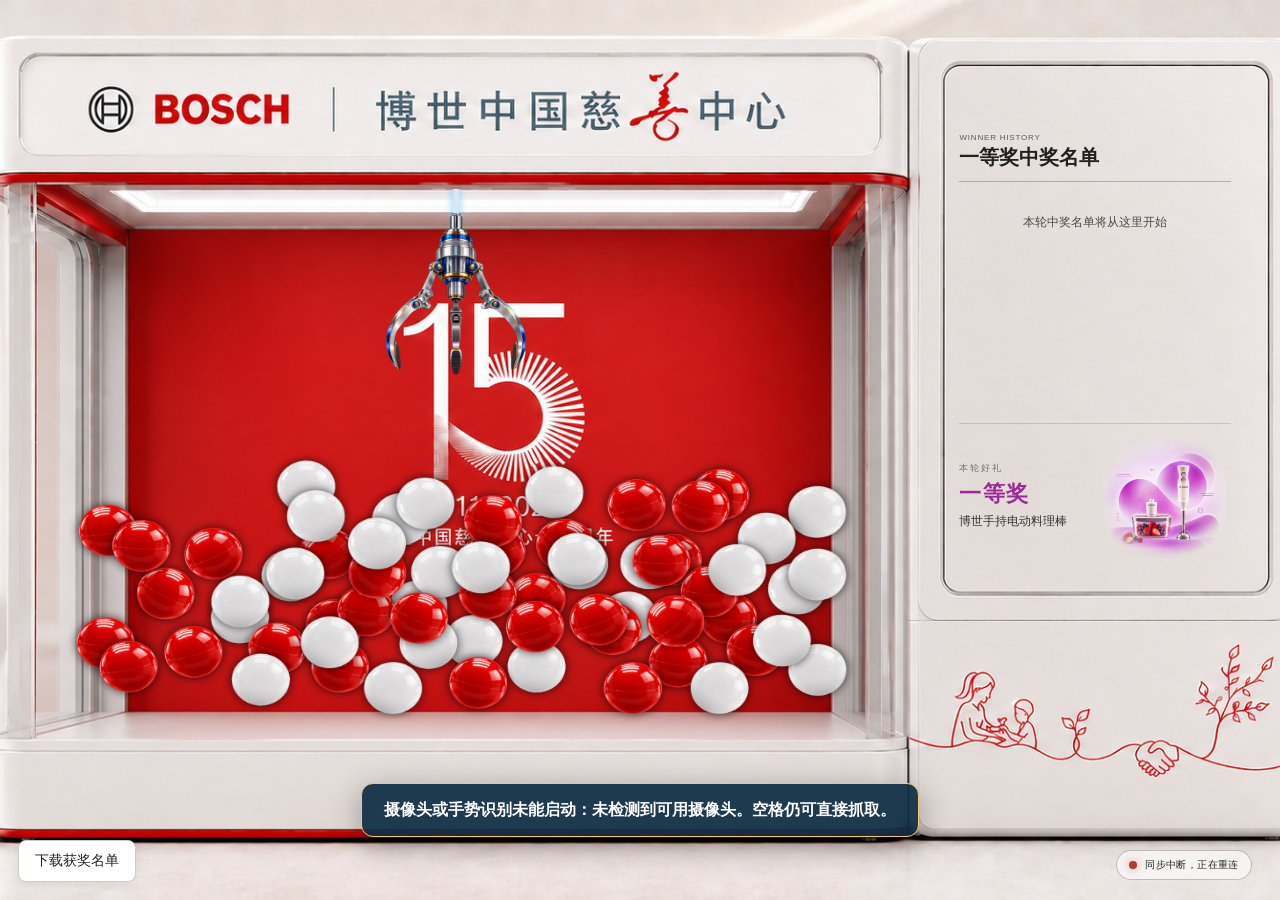
<file: index.html>
<!doctype html><html lang="zh-CN"><head><meta name="gala-build" content="20261019-export1"><meta charset="UTF-8"><meta name="viewport" content="width=device-width,initial-scale=1"><title>Charity Gala 2026 / 慈善晚宴 2026</title><style>
*{box-sizing:border-box}html,body{margin:0;width:100%;height:100%;overflow:hidden;background:#000;color:#fff;font-family:Arial,"Microsoft YaHei",sans-serif}.stage{position:relative;width:min(100vw,177.78vh);height:100vh;margin:auto;overflow:hidden}.motion-bg{position:absolute;inset:0;width:100%;height:100%;object-fit:cover}.machine{position:absolute;left:13%;top:34%;width:50%;height:48%;overflow:visible}.machine canvas{position:absolute;inset:0;width:100%;height:100%}.machine canvas{transform:scaleX(-1)}.history{position:absolute;left:67.2%;top:20%;width:14%;height:39%;overflow:hidden}.history-head{display:flex;align-items:end;justify-content:space-between;padding-bottom:10px;border-bottom:1px solid #f1c875aa}.history h2{margin:0;color:#f1c875;font-size:clamp(15px,1.55vw,23px);text-shadow:0 2px 8px #000}.history small{color:#f1c875;font-size:8px;letter-spacing:.1em;text-shadow:0 2px 6px #000}.history-list{display:flex;flex-direction:column;gap:6px;padding-top:10px;max-height:calc(100% - 42px);overflow:auto}.winner-card{display:grid;grid-template-columns:26px minmax(0,1fr);align-items:center;min-height:39px;padding:5px 1px;border-bottom:1px solid #f1c8758a}.winner-card span{font-size:11px;color:#62cfff}.winner-card b{overflow:hidden;text-overflow:ellipsis;white-space:nowrap;color:#fff;font-size:clamp(13px,1.18vw,18px);text-shadow:0 2px 8px #000}.empty{padding:24px 0;color:#fff;text-align:center;font-size:12px;text-shadow:0 2px 8px #000}.hand-cursor{position:absolute;display:none;width:27px;height:27px;z-index:5;border:3px solid #5ae1ff;border-radius:50%;box-shadow:0 0 0 5px #39c8ff26,0 0 22px #39d5ff;transform:translate(-50%,-50%);pointer-events:none}.hand-cursor:after{content:"";position:absolute;inset:7px;border-radius:50%;background:#78ebff}.camera{position:fixed;left:-2px;bottom:-2px;width:1px;height:1px;opacity:0;pointer-events:none}.winner-modal{position:fixed;inset:0;z-index:10;display:grid;place-items:center;visibility:hidden;opacity:0;background:#000b;backdrop-filter:blur(6px);transition:.3s}.winner-modal.show{visibility:visible;opacity:1}.winner-modal article{padding:38px 50px;text-align:center;border:1px solid #f1c875;background:#071727e8;box-shadow:0 0 0 3px #156799}.winner-modal h1{margin:15px 0;font-size:clamp(36px,5.5vw,62px);color:#fff;text-shadow:0 0 25px #36c8ff}.winner-modal p{margin:0;color:#c5dcea}.winner-modal button{margin-top:24px;padding:10px 24px;border:1px solid #f1c875;background:#f1c875;color:#07111e;font-weight:bold}
.uxgs-credit{position:absolute;left:38%;top:90%;width:clamp(135px,13.2vw,216px);height:auto;transform:translateX(-50%);pointer-events:none}
/* Hide the history scrollbar while preserving wheel and touch scrolling. */
.history-list{scrollbar-width:none;-ms-overflow-style:none}
.history-list::-webkit-scrollbar{display:none;width:0;height:0}
.history{color:#202020}.history-head{border-bottom-color:rgba(32,32,32,.28)}.history h2{color:#202020;text-shadow:none}.history small{color:#5b5b5b;text-shadow:none}.winner-card{border-bottom-color:rgba(32,32,32,.2)}.winner-card span{color:#e20015}.winner-card b{color:#202020;text-shadow:none}.empty{color:#4a4a4a;text-shadow:none}
.sync-status{position:absolute;right:2.2%;bottom:2.2%;z-index:6;display:flex;align-items:center;gap:8px;padding:7px 12px;border:1px solid #20202044;border-radius:999px;background:#fff9;color:#272727;font-size:clamp(10px,.8vw,13px);letter-spacing:.04em;backdrop-filter:blur(8px);pointer-events:none}.sync-status i{width:8px;height:8px;border-radius:50%;background:#b78731;box-shadow:0 0 9px #b7873180}.sync-status[data-state="connected"] i{background:#178b50;box-shadow:0 0 9px #178b5080}.sync-status[data-state="offline"] i{background:#b33a32;box-shadow:0 0 9px #b33a3280}
.prize-panel{position:absolute;z-index:7;display:grid;grid-template-columns:34% minmax(0,1fr);grid-template-rows:minmax(0,1fr) auto;gap:5px 10px;padding:clamp(8px,.8vw,14px);overflow:hidden;border:1px solid color-mix(in srgb,var(--prize-color) 60%,white);border-radius:12px;background:rgba(255,255,255,.9);box-shadow:0 5px 20px #0002;color:#202020}.prize-panel>img{width:100%;height:100%;min-height:0;object-fit:contain;grid-column:1;grid-row:1}.prize-copy{grid-column:2;grid-row:1;align-self:center;display:flex;flex-direction:column;gap:7px;min-width:0}.prize-copy strong{color:var(--prize-color);font-size:clamp(14px,1.25vw,22px)}.prize-copy b{font-size:clamp(11px,.95vw,17px);line-height:1.35}.draw-batch{grid-column:1/-1;min-height:30px;border:0;border-radius:7px;background:var(--prize-color);color:white;font-weight:700;font-size:clamp(11px,.85vw,15px);cursor:pointer}.draw-batch:disabled{opacity:.5;cursor:default}
.prize-intro-modal{position:fixed;inset:0;z-index:30;display:grid;place-items:center;padding:24px;background:rgba(5,15,28,.78);backdrop-filter:blur(7px);visibility:hidden;opacity:0;transition:opacity .35s,visibility .35s;pointer-events:none}.prize-intro-modal.show{visibility:visible;opacity:1}.prize-intro-modal article{display:flex;align-items:center;gap:clamp(18px,4vw,42px);width:min(760px,88vw);min-height:280px;padding:clamp(22px,4vw,44px);border:2px solid var(--prize-color);border-radius:22px;background:linear-gradient(145deg,#fff,#f7f7fb);box-shadow:0 20px 80px #0007;color:#202020}.prize-intro-modal img{width:min(34vw,260px);height:min(34vw,260px);object-fit:contain;flex:0 0 auto}.prize-intro-modal article>div{min-width:0}.prize-intro-modal small{display:block;color:var(--prize-color);font-size:clamp(14px,1.4vw,20px);font-weight:800;letter-spacing:.12em}.prize-intro-modal strong{display:block;margin-top:12px;color:#555;font-size:clamp(17px,1.8vw,25px)}.prize-intro-modal h2{margin:8px 0;font-size:clamp(24px,3vw,42px);line-height:1.25}.prize-intro-modal p{margin:14px 0 0;color:#666;font-size:clamp(14px,1.35vw,20px)}
</style><style>.history{display:flex;flex-direction:column;overflow:hidden}.history-list{flex:1 1 0;min-height:0;max-height:none}.prize-panel{position:relative;z-index:7;display:grid;flex:0 0 clamp(92px,15vh,150px);grid-template-columns:34% minmax(0,1fr);grid-template-rows:minmax(0,1fr);gap:5px 10px;width:100%;height:clamp(92px,15vh,150px);padding:8px 0 0!important;overflow:hidden;border:0!important;border-top:1px solid rgba(32,32,32,.25)!important;border-radius:0!important;background:transparent!important;box-shadow:none!important;color:#202020!important}.prize-panel>img{width:100%;height:100%;min-height:0;object-fit:contain;grid-column:1;grid-row:1}.prize-copy{grid-column:2;grid-row:1;align-self:center;display:flex;flex-direction:column;gap:7px;min-width:0}.prize-copy strong{font-size:clamp(14px,1.25vw,22px)}.prize-copy b{font-size:clamp(11px,.95vw,17px);line-height:1.35}.draw-batch{display:none!important}</style><link rel="stylesheet" href="assets/prize-showcase.css?v=20261016-pages1"><style>.download-winners{position:fixed;left:18px;bottom:18px;z-index:40;min-height:42px;padding:10px 16px;border:1px solid #ccc;border-radius:8px;background:#fff;color:#222;font:14px Arial,"Microsoft YaHei",sans-serif;cursor:pointer;box-shadow:0 2px 10px #0001}.download-winners:hover{background:#f5f5f5}.download-winners:focus-visible{outline:3px solid #007bc0;outline-offset:3px}</style></head><body><button id="downloadWinners" class="download-winners" type="button" title="下载所有奖项已开奖的获奖名单（CSV，Excel 可打开）">下载获奖名单</button><main class="stage"><img class="motion-bg" src="assets/charity-gala-claw-machine-2026.png" alt="博世中国慈善中心十五周年抓娃娃机"><section class="machine"><canvas id="game" width="1000" height="700"></canvas></section><aside class="history"><div class="history-head"><div><small>WINNER HISTORY</small><h2 id="historyTitle">中奖名单</h2></div></div><div id="historyList" class="history-list"></div></aside><div id="cursor" class="hand-cursor"></div><div id="syncStatus" class="sync-status" data-state="connecting"><i></i><span>云端同步连接中</span></div><video id="camera" class="camera" autoplay muted playsinline></video></main><section id="winnerModal" class="winner-modal"><article><small>CHARITY GALA 2026 · LUCKY WINNER</small><h1 id="winnerName"></h1><button id="closeWinner">继续抽取</button></article></section><script type="module" src="assets/game-engine.js?v=20261019-export1"></script></body></html>
</file>
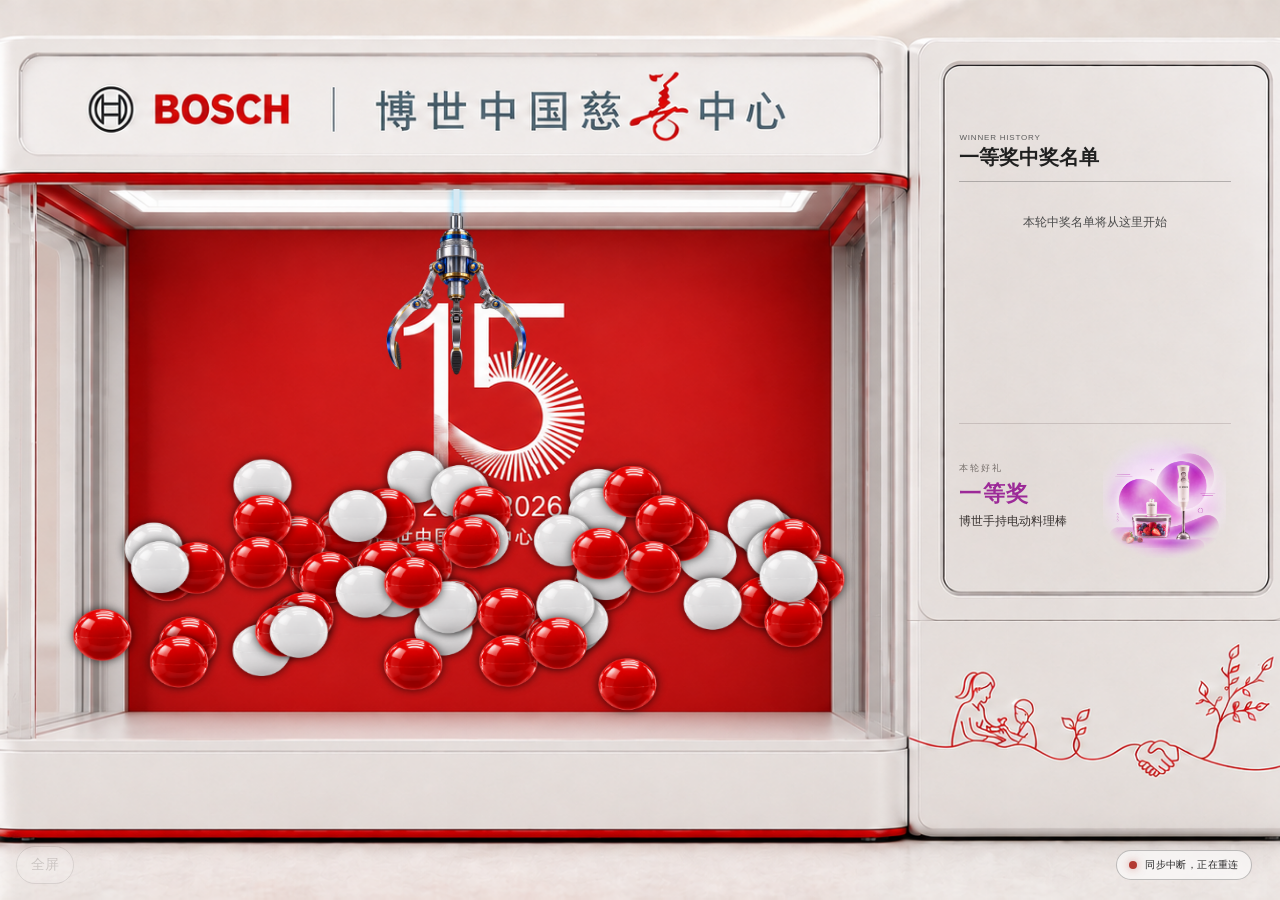
<file: display.html>
<!doctype html><html lang="zh-CN"><head><meta name="gala-build" content="20261019-export1"><meta charset="UTF-8"><meta name="referrer" content="no-referrer"><meta name="viewport" content="width=device-width,initial-scale=1"><title>Charity Gala 2026 / 慈善晚宴 2026</title><style>
*{box-sizing:border-box}html,body{margin:0;width:100%;height:100%;overflow:hidden;background:#000;color:#fff;font-family:Arial,"Microsoft YaHei",sans-serif}.stage{position:relative;width:min(100vw,177.78vh);height:100vh;margin:auto;overflow:hidden}.motion-bg{position:absolute;inset:0;width:100%;height:100%;object-fit:cover}.machine{position:absolute;left:13%;top:34%;width:50%;height:48%;overflow:visible}.machine canvas{position:absolute;inset:0;width:100%;height:100%}.history{position:absolute;left:68%;top:20%;width:14%;height:39%;overflow:hidden}.history-head{display:flex;align-items:end;justify-content:space-between;padding-bottom:10px;border-bottom:1px solid #f1c875aa}.history h2{margin:0;color:#f1c875;font-size:clamp(15px,1.55vw,23px);text-shadow:0 2px 8px #000}.history small{color:#f1c875;font-size:8px;letter-spacing:.1em;text-shadow:0 2px 6px #000}.history-list{display:flex;flex-direction:column;gap:6px;padding-top:10px;max-height:calc(100% - 42px);overflow:auto}.winner-card{display:grid;grid-template-columns:26px minmax(0,1fr);align-items:center;min-height:39px;padding:5px 1px;border-bottom:1px solid #f1c8758a}.winner-card span{font-size:11px;color:#62cfff}.winner-card b{overflow:hidden;text-overflow:ellipsis;white-space:nowrap;color:#fff;font-size:clamp(13px,1.18vw,18px);text-shadow:0 2px 8px #000}.empty{padding:24px 0;color:#fff;text-align:center;font-size:12px;text-shadow:0 2px 8px #000}.camera{position:fixed;left:-2px;bottom:-2px;width:1px;height:1px;opacity:0;pointer-events:none}.winner-modal{position:fixed;inset:0;z-index:10;display:grid;place-items:center;visibility:hidden;opacity:0;background:#000b;transition:.3s}.winner-modal.show{visibility:visible;opacity:1}.winner-modal article{padding:38px 50px;text-align:center;border:1px solid #f1c875;background:#071727e8;box-shadow:0 0 0 3px #156799}.winner-modal h1{margin:15px 0;font-size:clamp(36px,5.5vw,62px);color:#fff;text-shadow:0 0 25px #36c8ff}.winner-modal p{margin:0;color:#c5dcea}
.uxgs-credit{position:absolute;left:38%;top:90%;width:clamp(135px,13.2vw,216px);height:auto;transform:translateX(-50%);pointer-events:none}
/* Hide the history scrollbar while preserving wheel and touch scrolling. */
.history-list{scrollbar-width:none;-ms-overflow-style:none}
.history-list::-webkit-scrollbar{display:none;width:0;height:0}
.history{color:#202020}.history-head{border-bottom-color:rgba(32,32,32,.28)}.history h2{color:#202020;text-shadow:none}.history small{color:#5b5b5b;text-shadow:none}.winner-card{border-bottom-color:rgba(32,32,32,.2)}.winner-card span{color:#e20015}.winner-card b{color:#202020;text-shadow:none}.empty{color:#4a4a4a;text-shadow:none}
.sync-status{position:absolute;right:2.2%;bottom:2.2%;z-index:6;display:flex;align-items:center;gap:8px;padding:7px 12px;border:1px solid #20202044;border-radius:999px;background:#fff9;color:#272727;font-size:clamp(10px,.8vw,13px);letter-spacing:.04em;backdrop-filter:blur(8px);pointer-events:none}.sync-status i{width:8px;height:8px;border-radius:50%;background:#b78731;box-shadow:0 0 9px #b7873180}.sync-status[data-state="connected"] i{background:#178b50;box-shadow:0 0 9px #178b5080}.sync-status[data-state="offline"] i{background:#b33a32;box-shadow:0 0 9px #b33a3280}
.prize-panel{position:absolute;z-index:7;display:grid;grid-template-columns:34% minmax(0,1fr);grid-template-rows:minmax(0,1fr) auto;gap:5px 10px;padding:clamp(8px,.8vw,14px);overflow:hidden;border:1px solid color-mix(in srgb,var(--prize-color) 60%,white);border-radius:12px;background:rgba(255,255,255,.9);box-shadow:0 5px 20px #0002;color:#202020}.prize-panel>img{width:100%;height:100%;min-height:0;object-fit:contain;grid-column:1;grid-row:1}.prize-copy{grid-column:2;grid-row:1;align-self:center;display:flex;flex-direction:column;gap:7px;min-width:0}.prize-copy strong{color:var(--prize-color);font-size:clamp(14px,1.25vw,22px)}.prize-copy b{font-size:clamp(11px,.95vw,17px);line-height:1.35}.draw-batch{grid-column:1/-1;min-height:30px;border:0;border-radius:7px;background:var(--prize-color);color:white;font-weight:700;font-size:clamp(11px,.85vw,15px);cursor:pointer}.draw-batch:disabled{opacity:.5;cursor:default}
.prize-intro-modal{position:fixed;inset:0;z-index:30;display:grid;place-items:center;padding:24px;background:rgba(5,15,28,.78);backdrop-filter:blur(7px);visibility:hidden;opacity:0;transition:opacity .35s,visibility .35s;pointer-events:none}.prize-intro-modal.show{visibility:visible;opacity:1}.prize-intro-modal article{display:flex;align-items:center;gap:clamp(18px,4vw,42px);width:min(760px,88vw);min-height:280px;padding:clamp(22px,4vw,44px);border:2px solid var(--prize-color);border-radius:22px;background:linear-gradient(145deg,#fff,#f7f7fb);box-shadow:0 20px 80px #0007;color:#202020}.prize-intro-modal img{width:min(34vw,260px);height:min(34vw,260px);object-fit:contain;flex:0 0 auto}.prize-intro-modal article>div{min-width:0}.prize-intro-modal small{display:block;color:var(--prize-color);font-size:clamp(14px,1.4vw,20px);font-weight:800;letter-spacing:.12em}.prize-intro-modal strong{display:block;margin-top:12px;color:#555;font-size:clamp(17px,1.8vw,25px)}.prize-intro-modal h2{margin:8px 0;font-size:clamp(24px,3vw,42px);line-height:1.25}.prize-intro-modal p{margin:14px 0 0;color:#666;font-size:clamp(14px,1.35vw,20px)}
</style><style>.history{display:flex;flex-direction:column;overflow:hidden}.history-list{flex:1 1 0;min-height:0;max-height:none}.prize-panel{position:relative;z-index:7;display:grid;flex:0 0 clamp(92px,15vh,150px);grid-template-columns:34% minmax(0,1fr);grid-template-rows:minmax(0,1fr);gap:5px 10px;width:100%;height:clamp(92px,15vh,150px);padding:8px 0 0!important;overflow:hidden;border:0!important;border-top:1px solid rgba(32,32,32,.25)!important;border-radius:0!important;background:transparent!important;box-shadow:none!important;color:#202020!important}.prize-panel>img{width:100%;height:100%;min-height:0;object-fit:contain;grid-column:1;grid-row:1}.prize-copy{grid-column:2;grid-row:1;align-self:center;display:flex;flex-direction:column;gap:7px;min-width:0}.prize-copy strong{font-size:clamp(14px,1.25vw,22px)}.prize-copy b{font-size:clamp(11px,.95vw,17px);line-height:1.35}.draw-batch{display:none!important}</style><link rel="stylesheet" href="assets/prize-showcase.css?v=20261016-pages1"></head><body><main class="stage"><img class="motion-bg" src="assets/charity-gala-claw-machine-2026.png" alt="博世中国慈善中心十五周年抓娃娃机"><section class="machine"><canvas id="game" width="1000" height="700"></canvas></section><aside class="history"><div class="history-head"><div><small>WINNER HISTORY</small><h2 id="historyTitle">中奖名单</h2></div></div><div id="historyList" class="history-list"></div></aside><div id="syncStatus" class="sync-status" data-state="connecting"><i></i><span>云端同步连接中</span></div><video id="camera" class="camera" autoplay muted playsinline></video></main><section id="winnerModal" class="winner-modal"><article><small>CHARITY GALA 2026 · LUCKY WINNER</small><h1 id="winnerName"></h1></article></section><script type="module" src="assets/game-engine.js?v=20261019-export1"></script><script type="module" src="assets/display-controls.js?v=20261016-pages1"></script></body></html>
</file>
<file: assets/prize-showcase.css>
/* Shared prize showcase for operator and display screens. */
.prize-panel {
  grid-template-columns: minmax(0, 1fr) 49%;
  gap: 0;
  padding: clamp(10px, 1.2vh, 18px) 0 0 !important;
  border-top: 1px solid rgba(65, 48, 43, .16) !important;
  isolation: isolate;
}
.prize-copy {
  grid-column: 1;
  grid-row: 1;
  z-index: 1;
  gap: clamp(5px, .7vh, 10px);
  padding: 4px 0;
}
.prize-copy .prize-eyebrow {
  color: #756e6a;
  font-size: clamp(9px, .68vw, 12px);
  letter-spacing: .2em;
  font-weight: 400;
}
.prize-copy strong {
  color: color-mix(in srgb, var(--prize-color) 72%, #392b2b);
  font-size: clamp(20px, 1.7vw, 30px);
  line-height: 1.15;
  letter-spacing: .06em;
}
.prize-copy b {
  max-width: 13em;
  color: #393331;
  font-size: clamp(11px, .9vw, 16px);
  line-height: 1.6;
  font-weight: 500;
  overflow-wrap: anywhere;
  text-wrap: balance;
}
.prize-art {
  grid-column: 2;
  grid-row: 1;
  min-height: 0;
  display: grid;
  align-items: center;
  mix-blend-mode: multiply;
}
.prize-art img {
  display: block;
  width: 100%;
  height: 100%;
  min-height: 0;
  object-fit: contain;
  mask-image: radial-gradient(ellipse 66% 65% at 50% 51%, #000 48%, transparent 79%);
  -webkit-mask-image: radial-gradient(ellipse 66% 65% at 50% 51%, #000 48%, transparent 79%);
}

/* Keep winner ordinals in one stable, right-aligned column. */
.winner-card {
  grid-template-columns: 32px minmax(0, 1fr) !important;
  column-gap: 8px;
}
.winner-card > .winner-ordinal {
  display: block;
  width: 32px;
  padding-right: 6px;
  text-align: right;
  font-variant-numeric: tabular-nums;
  white-space: nowrap;
  line-height: 1.2;
}
.winner-details { min-width: 0; overflow-wrap: anywhere; }
.winner-details > b { display: block; white-space: normal; }
.winner-name-en { font-size: 12px; color: #242424; }
.winner-company-zh { font-size: 11px; line-height: 1.4; color: #4a4a4a; }
.winner-company-en { font-size: 10px; line-height: 1.4; color: #4a4a4a; }

/* Scale with the projection, including 1080p and 4K; do not cap at laptop sizes. */
.prize-intro-modal article {
  width: min(90vw, 160vh);
  height: 78vh;
  min-height: 0;
  padding: 4vh 4vw;
  gap: 4vw;
  overflow: hidden;
}
.prize-intro-modal img {
  width: 48%;
  height: 100%;
  min-width: 0;
  min-height: 0;
  object-fit: contain;
  flex: 0 0 48%;
}
.prize-intro-modal article > div { flex: 1; }
.prize-intro-modal small { font-size: clamp(18px, 2vw, 72px); }
.prize-intro-modal strong { font-size: clamp(28px, 3.8vw, 140px); margin-top: 2vh; }
.prize-intro-modal h2 { font-size: clamp(28px, 3.4vw, 124px); line-height: 1.3; margin: 2vh 0; overflow-wrap: anywhere; }
.prize-intro-modal p { font-size: clamp(16px, 1.7vw, 60px); margin-top: 2vh; }
@media (max-aspect-ratio: 1/1) {
  .prize-intro-modal article { flex-direction: column; gap: 2vh; text-align: center; }
  .prize-intro-modal img { flex: 0 1 48%; width: 100%; height: 48%; }
}
</file>
